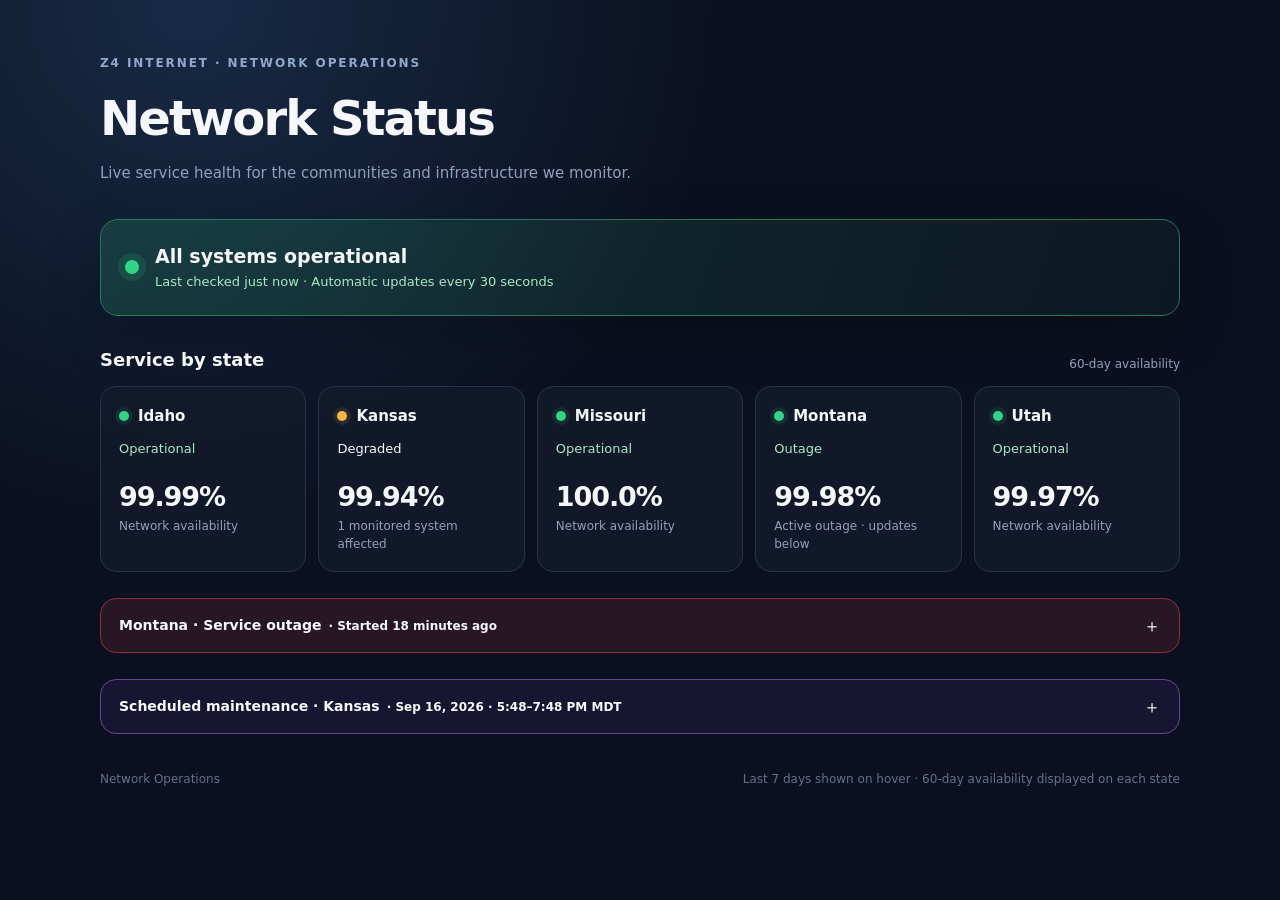
<file: public/status-preview.html>
<!doctype html>
<html lang="en">
<head>
  <meta charset="utf-8">
  <meta name="viewport" content="width=device-width, initial-scale=1">
  <title>Network Status Preview</title>
  <style>
    :root { color-scheme: dark; --bg:#0b1020; --panel:#121a2c; --line:#26324a; --muted:#91a0ba; --text:#f5f7fb; --green:#32d583; --amber:#f5b942; --red:#f97068; }
    * { box-sizing:border-box; }
    body { margin:0; min-height:100vh; font:15px/1.5 Inter,ui-sans-serif,system-ui,-apple-system,sans-serif; color:var(--text); background:radial-gradient(circle at 15% 0%,#172b45 0,transparent 38%),var(--bg); }
    .wrap { width:min(1080px,calc(100% - 32px)); margin:0 auto; padding:54px 0 70px; }
    .eyebrow { color:#8fa8cb; font-size:12px; font-weight:700; letter-spacing:.16em; text-transform:uppercase; }
    h1 { margin:10px 0 8px; font-size:clamp(30px,5vw,48px); letter-spacing:-.04em; }
    .sub { color:var(--muted); margin:0; }
    .banner { display:flex; align-items:center; gap:16px; margin:34px 0 28px; padding:22px 24px; border:1px solid #237b55; border-radius:18px; background:linear-gradient(110deg,rgba(50,213,131,.16),rgba(50,213,131,.04)); box-shadow:0 18px 55px rgba(0,0,0,.2); }
    .pulse { width:14px; height:14px; flex:0 0 auto; border-radius:50%; background:var(--green); box-shadow:0 0 0 7px rgba(50,213,131,.13); }
    .banner strong { display:block; font-size:19px; }
    .banner span { color:#a6e9c7; font-size:13px; }
    .section-head { display:flex; justify-content:space-between; align-items:end; margin:30px 0 13px; }
    .section-head h2 { margin:0; font-size:18px; }
    .updated { color:var(--muted); font-size:12px; }
    .grid { display:grid; grid-template-columns:repeat(5,1fr); gap:12px; }
    .card { position:relative; padding:18px; min-height:151px; border:1px solid var(--line); border-radius:16px; background:rgba(18,26,44,.84); transition:.2s ease; }
    .card:hover { transform:translateY(-2px); border-color:#3b4c6b; z-index:4; }
    .state { display:flex; align-items:center; gap:9px; font-weight:700; }
    .dot { width:10px; height:10px; border-radius:50%; background:var(--green); box-shadow:0 0 0 4px rgba(50,213,131,.1); }
    .dot.amber { background:var(--amber); box-shadow:0 0 0 4px rgba(245,185,66,.1); }
    .dot.red { background:var(--red); box-shadow:0 0 0 4px rgba(249,112,104,.1); }
    .status { margin:12px 0 18px; color:#a6e9c7; font-size:13px; }
    .status.amber { color:#f8fafc; }
    .status.red { color:#ffb0a9; }
    .uptime { font-size:27px; font-weight:750; letter-spacing:-.04em; }
    .meta { color:var(--muted); font-size:12px; }
    .history { position:absolute; left:10px; right:10px; bottom:10px; padding:12px; border:1px solid #3b4c6b; border-radius:12px; background:#111a2d; box-shadow:0 16px 35px rgba(0,0,0,.38); opacity:0; pointer-events:auto; transform:translateY(5px); transition:.18s ease; }
    .card:hover .history, .card:focus-within .history { opacity:1; transform:translateY(0); }
    .history-title { display:flex; justify-content:space-between; align-items:center; margin-bottom:9px; color:#b8c4d8; font-size:11px; font-weight:700; }
    .bars { display:grid; grid-template-columns:repeat(7,1fr); align-items:end; gap:5px; height:42px; }
    .bar { display:block; min-height:12px; cursor:pointer; border-radius:4px 4px 2px 2px; background:var(--green); outline:none; text-decoration:none; }
    .bar:focus-visible { box-shadow:0 0 0 2px #f8fafc, 0 0 0 4px rgba(59,130,246,.8); }
    .bar.yellow { height:27px; background:var(--amber); }
    .bar.red { height:42px; background:var(--red); }
    .bar.green { height:18px; }
    .bar-labels { display:grid; grid-template-columns:repeat(7,1fr); gap:5px; margin-top:5px; color:#65738b; font-size:9px; text-align:center; }
    .legend { display:flex; flex-direction:column; align-items:flex-start; gap:3px; color:#7f8da5; font-size:9px; line-height:1.1; }
    .legend i { display:inline-block; width:7px; height:7px; margin-right:3px; border-radius:2px; background:var(--green); }
    .legend i.yellow { background:var(--amber); }
    .legend i.red { background:var(--red); }
    .feed { margin-top:26px; padding:16px 18px; border:1px solid #713c3c; border-radius:16px; background:rgba(239,68,68,.07); }
    .feed.degraded { border-color:#785c25; background:rgba(245,158,11,.08); }
    .feed h2 { margin:0 0 12px; color:#f8fafc; font-size:14px; }
    .feed.degraded h2 { color:#f8fafc; }
    .feed-state { padding:10px 0; border-top:1px solid rgba(248,113,113,.15); }
    .feed-state:first-of-type { border-top:0; padding-top:0; }
    .feed-state strong { color:#f8fafc; font-size:13px; }
    .feed.degraded .feed-state strong { color:#f8fafc; }
    .feed-state time { margin-left:8px; color:#e2e8f0; font-size:11px; }
    .feed-state p { margin:6px 0 0; color:#f1f5f9; font-size:12px; }
    .incident { position:relative; margin-top:26px; padding:16px 42px 16px 18px; border:1px solid #68468d; border-radius:16px; background:rgba(168,85,247,.08); }
    .incident.maintenance.active { border-color:#315b9a; background:rgba(59,130,246,.09); }
    .incident.maintenance.completed { border-color:#26734e; background:rgba(34,197,94,.08); }
    .incident.outage { border-color:#8f3030; background:rgba(239,68,68,.12); }
    .incident.degraded { border-color:#956b19; background:rgba(245,158,11,.12); }
    .incident summary { display:flex; align-items:center; flex-wrap:wrap; gap:7px; cursor:pointer; list-style:none; }
    .incident summary::-webkit-details-marker { display:none; }
    .incident summary::after { content:'＋'; position:absolute; right:18px; top:50%; transform:translateY(-50%); color:#f8fafc; font-size:18px; line-height:1; }
    .incident[open] summary::after { content:'−'; }
    .incident summary h3 { margin:0; font-size:14px; color:#f8fafc; white-space:nowrap; }
    .incident summary .schedule { display:inline; color:#f8fafc; font-size:12px; font-weight:650; white-space:nowrap; }
    .incident p { margin:14px 0 0; color:#f1f5f9; font-size:13px; }
    .activity { display:none; margin-top:26px; padding:16px 18px; border:1px solid #334155; border-radius:16px; background:rgba(15,23,42,.75); }
    .activity.visible { display:block; }
    .activity h2 { margin:0 0 12px; color:#f8fafc; font-size:14px; }
    .activity p { margin:7px 0; color:#e2e8f0; font-size:12px; }
    .activity .event { margin-top:10px; padding:10px 12px; border-left:3px solid #64748b; background:rgba(255,255,255,.03); }
    .activity a { display:inline-block; margin-top:7px; color:#f8fafc; font-size:12px; text-decoration:underline; text-underline-offset:3px; }    .foot { display:flex; justify-content:space-between; gap:16px; margin-top:36px; color:#63718b; font-size:12px; }
    code { color:#a9c7ef; }

    @media (max-width:800px) { .grid { grid-template-columns:repeat(2,1fr); } }
    @media (max-width:480px) { .grid { grid-template-columns:1fr; } .wrap { padding-top:34px; } .foot { flex-direction:column; } }
  </style>
</head>
<body>
  <main class="wrap">
    <div class="eyebrow">Z4 Internet · Network Operations</div>
    <h1>Network Status</h1>
    <p class="sub">Live service health for the communities and infrastructure we monitor.</p>

    <section class="banner" aria-label="Overall status">
      <i class="pulse"></i>
      <div><strong>All systems operational</strong><span>Last checked just now · Automatic updates every 30 seconds</span></div>
    </section>

    <div class="section-head"><h2>Service by state</h2><span class="updated">60-day availability</span></div>
    <section class="grid">
      <article class="card" tabindex="0"><div class="state"><i class="dot"></i> Idaho</div><div class="status">Operational</div><div class="uptime">99.99%</div><div class="meta">Network availability</div><div class="history"><div class="history-title"><span>Last 7 days</span><span class="legend"><span><i></i>Up</span><span><i class="yellow"></i>Degraded</span><span><i class="red"></i>Outage</span></span></div><div class="bars"><i class="bar green" title="Today: Up"></i><i class="bar green" title="Yesterday: Up"></i><i class="bar green" title="2 days ago: Up"></i><i class="bar green" title="3 days ago: Up"></i><i class="bar green" title="4 days ago: Up"></i><i class="bar green" title="5 days ago: Up"></i><i class="bar green" title="6 days ago: Up"></i></div><div class="bar-labels"><span>Today</span><span>1d</span><span>2d</span><span>3d</span><span>4d</span><span>5d</span><span>6d</span></div></div></article>
      <article class="card" tabindex="0"><div class="state"><i class="dot amber"></i> Kansas</div><div class="status amber">Degraded</div><div class="uptime">99.94%</div><div class="meta">1 monitored system affected</div><div class="history"><div class="history-title"><span>Last 7 days</span><span class="legend"><span><i></i>Up</span><span><i class="yellow"></i>Degraded</span><span><i class="red"></i>Outage</span></span></div><div class="bars"><i class="bar yellow" title="Today: Degraded"></i><i class="bar green" title="Yesterday: Up"></i><i class="bar green" title="2 days ago: Up"></i><i class="bar green" title="3 days ago: Up"></i><i class="bar yellow" title="4 days ago: Degraded"></i><i class="bar green" title="5 days ago: Up"></i><i class="bar green" title="6 days ago: Up"></i></div><div class="bar-labels"><span>Today</span><span>1d</span><span>2d</span><span>3d</span><span>4d</span><span>5d</span><span>6d</span></div></div></article>
      <article class="card" tabindex="0"><div class="state"><i class="dot"></i> Missouri</div><div class="status">Operational</div><div class="uptime">100.0%</div><div class="meta">Network availability</div><div class="history"><div class="history-title"><span>Last 7 days</span><span class="legend"><span><i></i>Up</span><span><i class="yellow"></i>Degraded</span><span><i class="red"></i>Outage</span></span></div><div class="bars"><i class="bar green" title="Today: Up"></i><i class="bar green" title="Yesterday: Up"></i><i class="bar green" title="2 days ago: Up"></i><i class="bar green" title="3 days ago: Up"></i><i class="bar green" title="4 days ago: Up"></i><i class="bar green" title="5 days ago: Up"></i><i class="bar green" title="6 days ago: Up"></i></div><div class="bar-labels"><span>Today</span><span>1d</span><span>2d</span><span>3d</span><span>4d</span><span>5d</span><span>6d</span></div></div></article>
      <article class="card" tabindex="0"><div class="state"><i class="dot"></i> Montana</div><div class="status">Outage</div><div class="uptime">99.98%</div><div class="meta">Active outage · updates below</div><div class="history"><div class="history-title"><span>Last 7 days</span><span class="legend"><span><i></i>Up</span><span><i class="yellow"></i>Degraded</span><span><i class="red"></i>Outage</span></span></div><div class="bars"><a class="bar red" title="Today: Outage" href="#incident-montana" aria-label="Today: Montana outage"></a><i class="bar green" title="Yesterday: Up"></i><i class="bar green" title="2 days ago: Up"></i><i class="bar green" title="3 days ago: Up"></i><i class="bar green" title="4 days ago: Up"></i><i class="bar red" title="5 days ago: Outage"></i><i class="bar green" title="6 days ago: Up"></i></div><div class="bar-labels"><span>Today</span><span>1d</span><span>2d</span><span>3d</span><span>4d</span><span>5d</span><span>6d</span></div></div></article>
      <article class="card" tabindex="0"><div class="state"><i class="dot"></i> Utah</div><div class="status">Operational</div><div class="uptime">99.97%</div><div class="meta">Network availability</div><div class="history"><div class="history-title"><span>Last 7 days</span><span class="legend"><span><i></i>Up</span><span><i class="yellow"></i>Degraded</span><span><i class="red"></i>Outage</span></span></div><div class="bars"><i class="bar green" title="Today: Up"></i><i class="bar green" title="Yesterday: Up"></i><i class="bar green" title="2 days ago: Up"></i><i class="bar green" title="3 days ago: Up"></i><i class="bar green" title="4 days ago: Up"></i><i class="bar green" title="5 days ago: Up"></i><i class="bar yellow" title="6 days ago: Degraded"></i></div><div class="bar-labels"><span>Today</span><span>1d</span><span>2d</span><span>3d</span><span>4d</span><span>5d</span><span>6d</span></div></div></article>
    </section>

    <section id="activity-panel" class="activity" aria-live="polite"><h2 id="activity-title">Select a day to view activity</h2><div id="activity-body"><p>Click one of the seven daily bars above.</p></div></section>

    <details id="incident-montana" class="incident outage active"><summary><h3>Montana · Service outage</h3><span class="schedule">· Started 18 minutes ago</span></summary><p>We are investigating a service interruption affecting customers in Montana. Our network team is working to identify the cause.</p><p>Next update will be posted as soon as we have confirmed our recovery steps.</p></details>

    <details class="incident maintenance scheduled"><summary><h3>Scheduled maintenance · Kansas</h3><span class="schedule">· Sep 16, 2026 · 5:48–7:48 PM MDT</span></summary><p>We are upgrading a core router as part of our routine software upgrades to core network components. Customers may experience brief periods of downtime during this timeframe.</p></details>

    <div class="foot"><span>Network Operations</span><span>Last 7 days shown on hover · 60-day availability displayed on each state</span></div>
  </main>
  <script>
    (() => {
      const panel = document.getElementById('activity-panel');
      const title = document.getElementById('activity-title');
      const body = document.getElementById('activity-body');
      const labels = ['Today', 'Yesterday', '2 days ago', '3 days ago', '4 days ago', '5 days ago', '6 days ago'];
      document.querySelectorAll('.bar').forEach((bar, index) => {
        const day = index % 7;
        bar.setAttribute('role', 'button');
        bar.setAttribute('tabindex', '0');
        const open = () => {
          panel.classList.add('visible');
          title.textContent = `Activity · ${labels[day]}`;
          if (day === 0) {
            body.innerHTML = '<div class="event"><strong>Montana · Service outage</strong><p>Investigating an upstream service interruption. Recovery steps were posted as the investigation progressed.</p><a href="#incident-montana" data-open-incident="incident-montana">Open outage details and updates</a></div><div class="event"><strong>Kansas · Scheduled maintenance</strong><p>Core router upgrade. Maintenance details and timing are available in the expandable notice below.</p></div>';
          } else {
            body.innerHTML = '<p>No incidents or maintenance were recorded for this day.</p>';
          }
          body.querySelectorAll('[data-open-incident]').forEach((link) => link.addEventListener('click', () => {
            const target = document.getElementById(link.getAttribute('data-open-incident'));
            if (target) { target.open = true; setTimeout(() => target.scrollIntoView({ behavior: 'smooth', block: 'center' }), 0); }
          }));
          panel.scrollIntoView({ behavior: 'smooth', block: 'nearest' });
        };
        bar.addEventListener('click', open);
        bar.addEventListener('keydown', (event) => { if (event.key === 'Enter' || event.key === ' ') { event.preventDefault(); open(); } });
      });
    })();
  </script>
</body>
</html>
</file>
